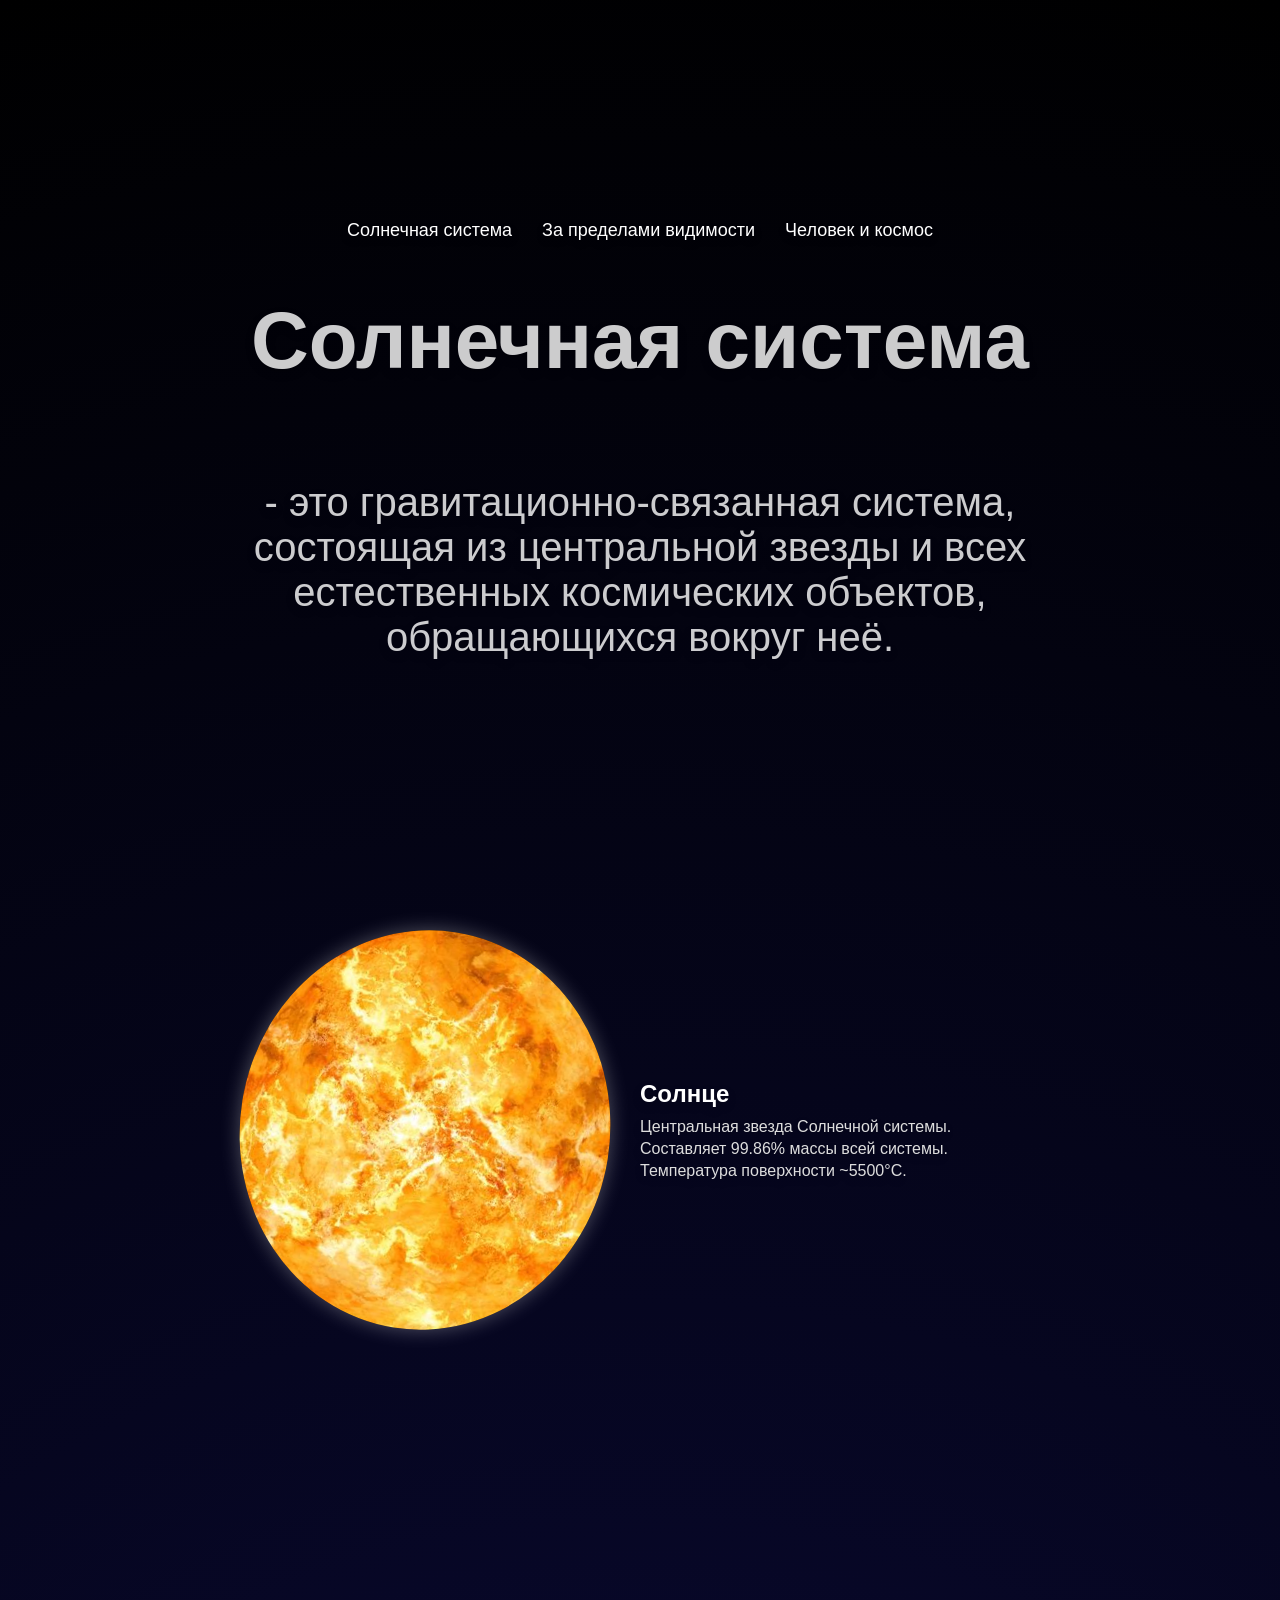
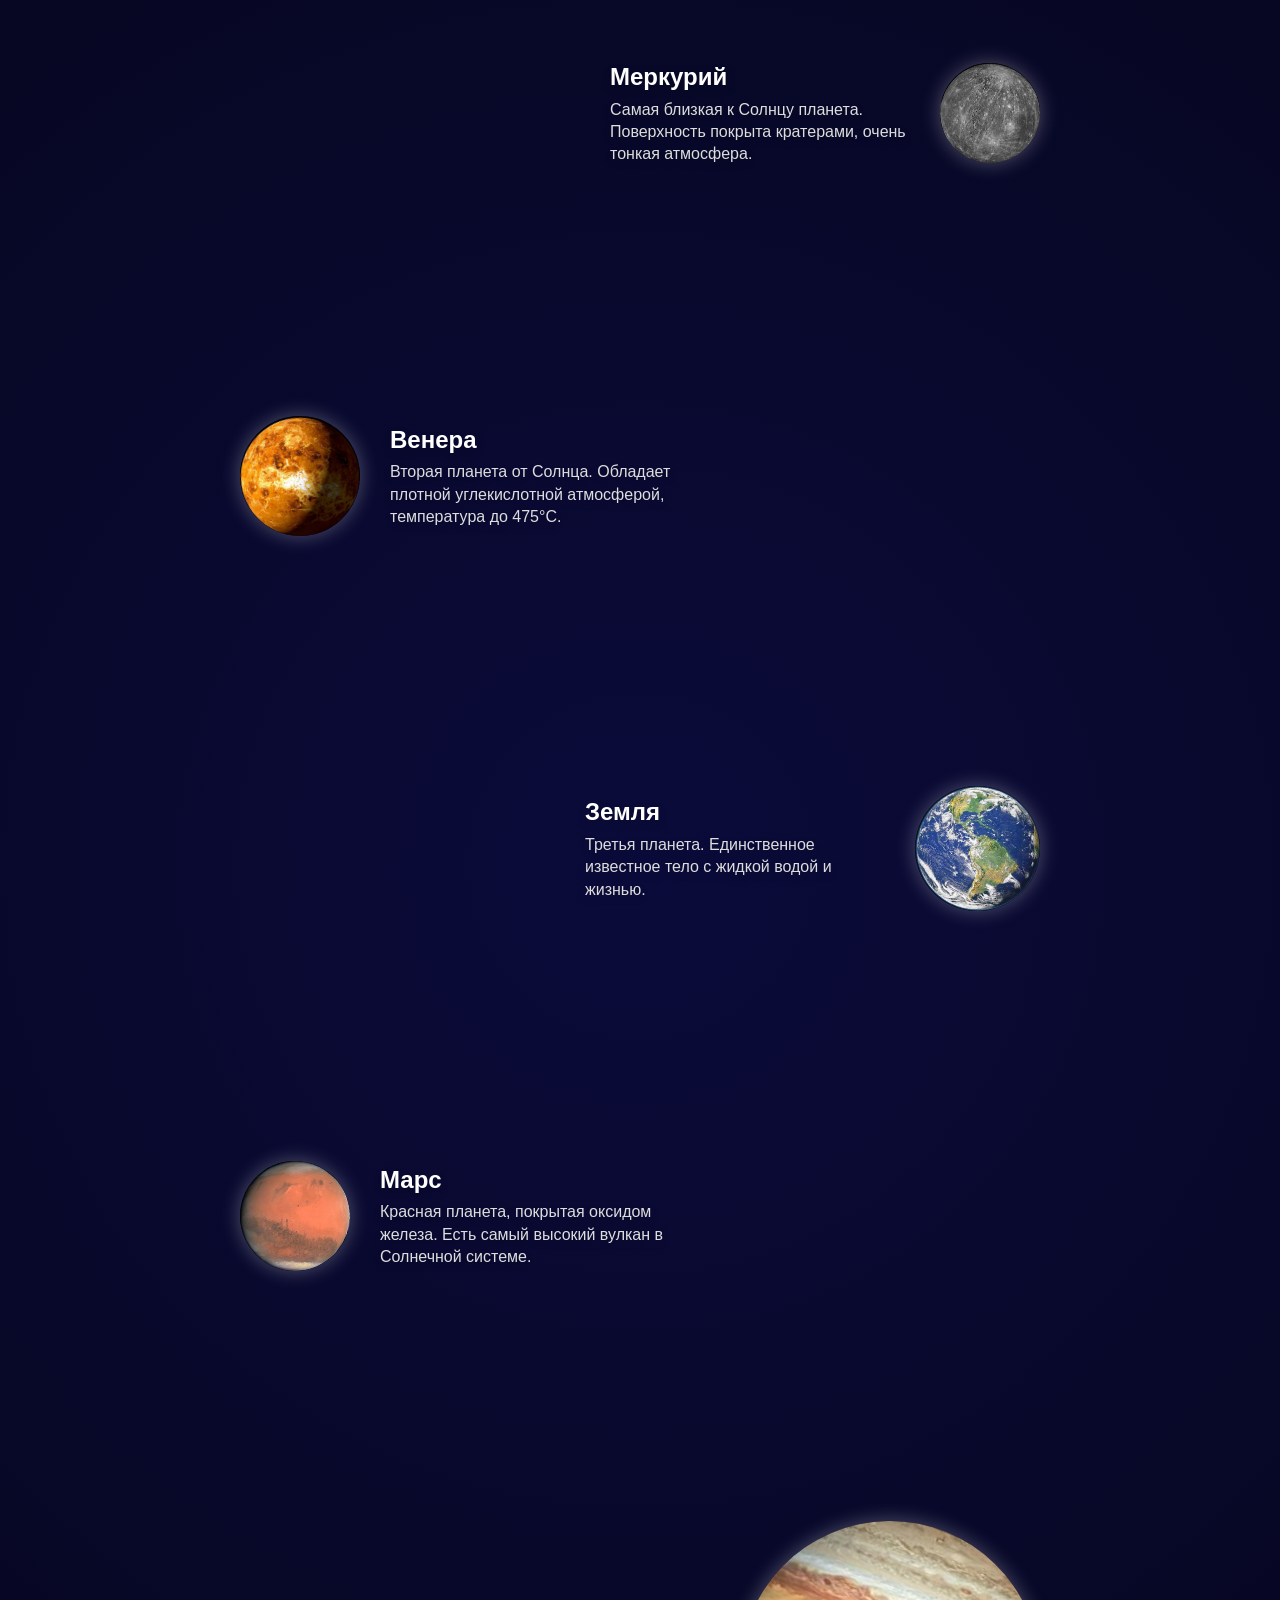
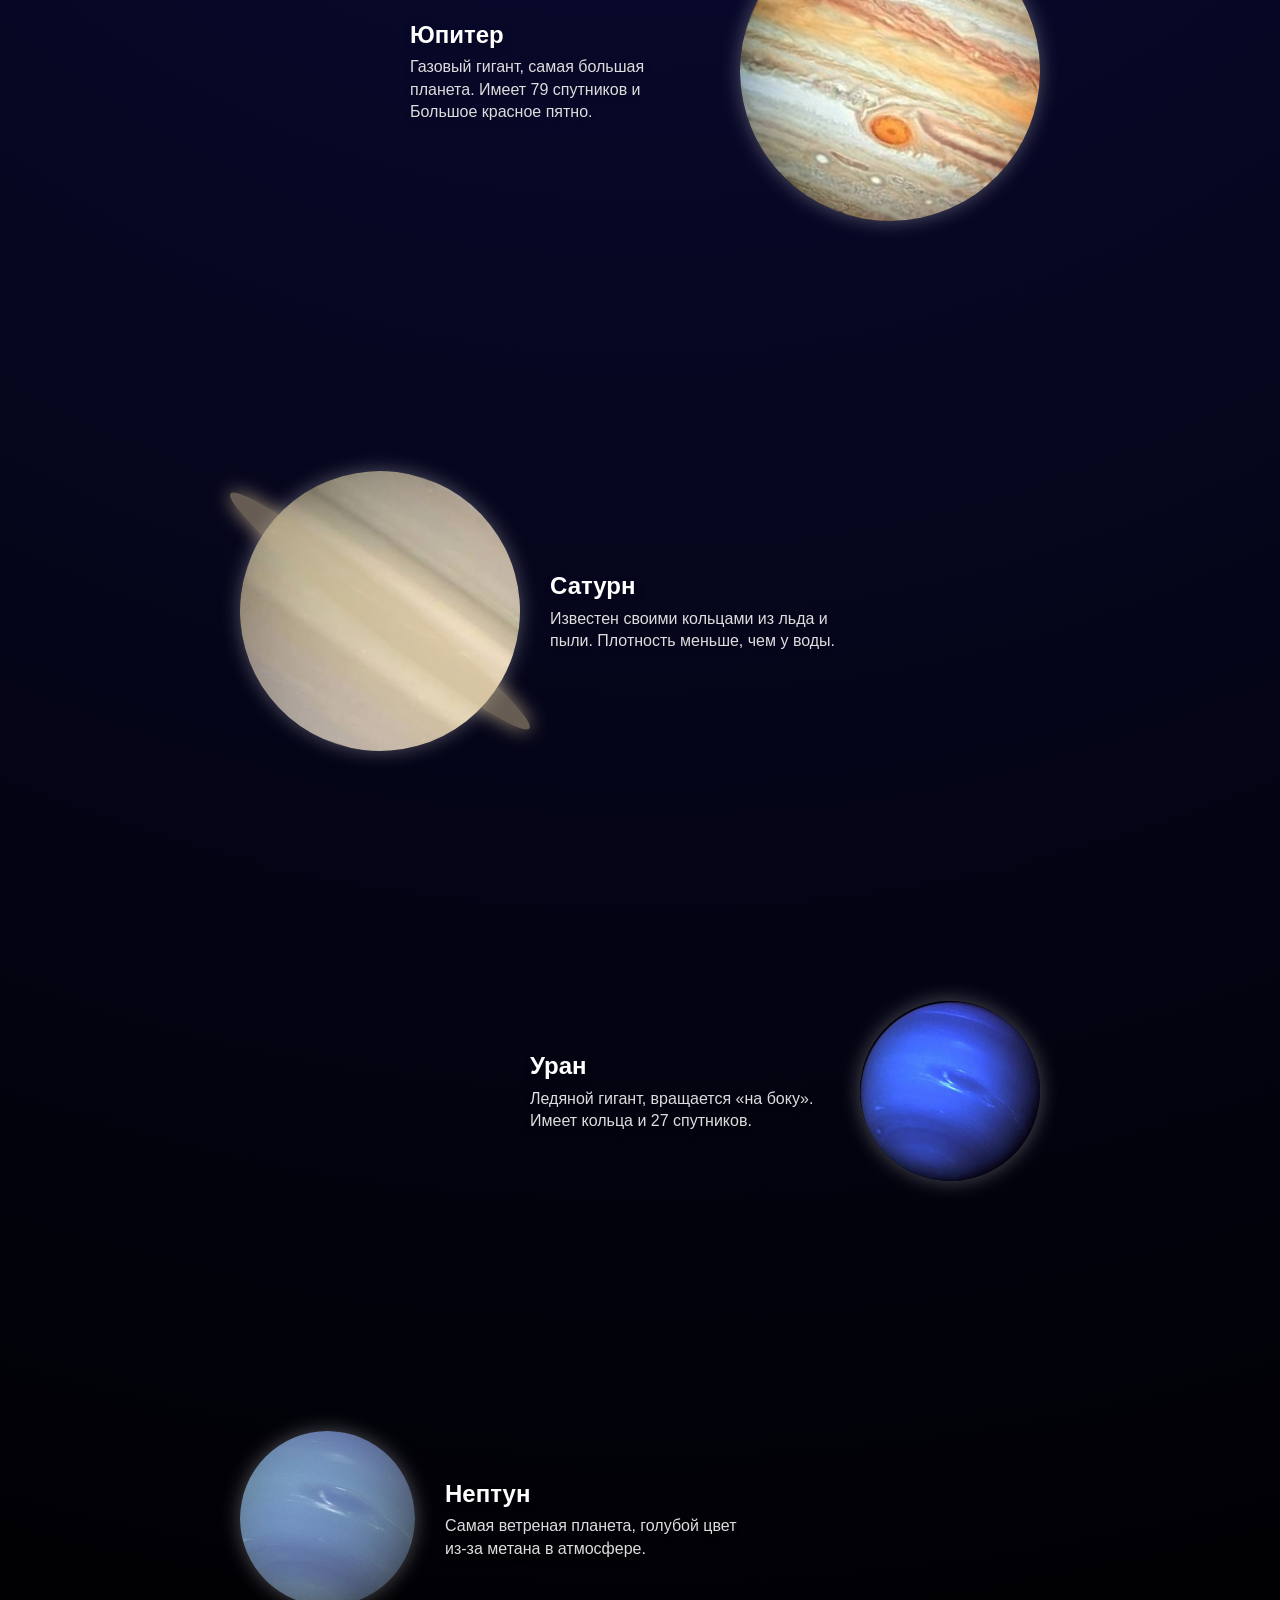
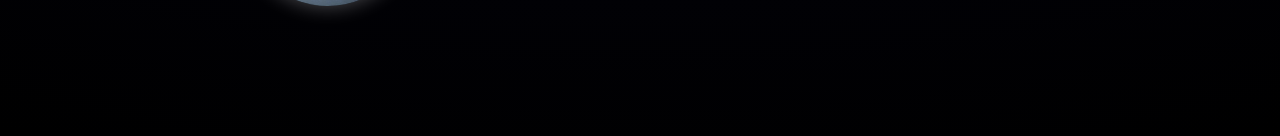
<file: index.html>
<!DOCTYPE html>
<html lang="ru">
    <head>
        <meta charset="UTF-8">
        <title>Главная</title>
        <link rel="stylesheet" href="style.css">
    </head>

    <body>
        <div class="container">

             <div class="text">

            <nav>
                <a href="index.html">Солнечная система</a>
                <a href="page2.html">За пределами видимости</a>
                <a href="page3.html">Человек и космос</a>
            </nav>

            <h1>Солнечная система</h1>
            <p>- это гравитационно-связанная система, состоящая из центральной звезды и всех естественных космических объектов, обращающихся вокруг неё.</p>

            </div>

            <div class="solar-system">
                
                <div class="planet-item sun-item">
    <div class="planet sun"></div>
    <div class="planet-info">
        <h2>Солнце</h2>
        <p>Центральная звезда Солнечной системы. Составляет 99.86% массы всей системы. Температура поверхности ~5500°C.</p>
    </div>
</div>

                
  <div class="planet-item">
    <div class="planet mercury"></div>
    <div class="planet-info">
      <h2>Меркурий</h2>
      <p>Самая близкая к Солнцу планета. Поверхность покрыта кратерами, очень тонкая атмосфера.</p>
    </div>
  </div>
  <div class="planet-item">
    <div class="planet venus"></div>
    <div class="planet-info">
      <h2>Венера</h2>
      <p>Вторая планета от Солнца. Обладает плотной углекислотной атмосферой, температура до 475°C.</p>
    </div>
  </div>
  <div class="planet-item">
    <div class="planet earth"></div>
    <div class="planet-info">
      <h2>Земля</h2>
      <p>Третья планета. Единственное известное тело с жидкой водой и жизнью.</p>
    </div>
  </div>
  <div class="planet-item">
    <div class="planet mars"></div>
    <div class="planet-info">
      <h2>Марс</h2>
      <p>Красная планета, покрытая оксидом железа. Есть самый высокий вулкан в Солнечной системе.</p>
    </div>
  </div>
  <div class="planet-item">
    <div class="planet jupiter"></div>
    <div class="planet-info">
      <h2>Юпитер</h2>
      <p>Газовый гигант, самая большая планета. Имеет 79 спутников и Большое красное пятно.</p>
    </div>
  </div>
  <div class="planet-item">
    <div class="planet saturn"></div>
    <div class="planet-info">
      <h2>Сатурн</h2>
      <p>Известен своими кольцами из льда и пыли. Плотность меньше, чем у воды.</p>
    </div>
  </div>
  <div class="planet-item">
    <div class="planet uranus"></div>
    <div class="planet-info">
      <h2>Уран</h2>
      <p>Ледяной гигант, вращается «на боку». Имеет кольца и 27 спутников.</p>
    </div>
  </div>
  <div class="planet-item">
    <div class="planet neptune"></div>
    <div class="planet-info">
      <h2>Нептун</h2>
      <p>Самая ветреная планета, голубой цвет из-за метана в атмосфере.</p>
    </div>
  </div>
</div>

<script src="page1.js"></script>


<script>
  const starsContainer = document.createElement('div');
  starsContainer.className = 'twinkling-stars';
  for (let i = 0; i < 100; i++) {
    const star = document.createElement('div');
    star.className = 'star';
    star.style.left = Math.random() * 100 + '%';
    star.style.top = Math.random() * 100 + '%';
    star.style.animationDelay = Math.random() * 5 + 's';
    star.style.width = star.style.height = (Math.random() * 3 + 1) + 'px';
    starsContainer.appendChild(star);
  }
  document.body.appendChild(starsContainer);
</script>

    </body> 
</html>
</file>
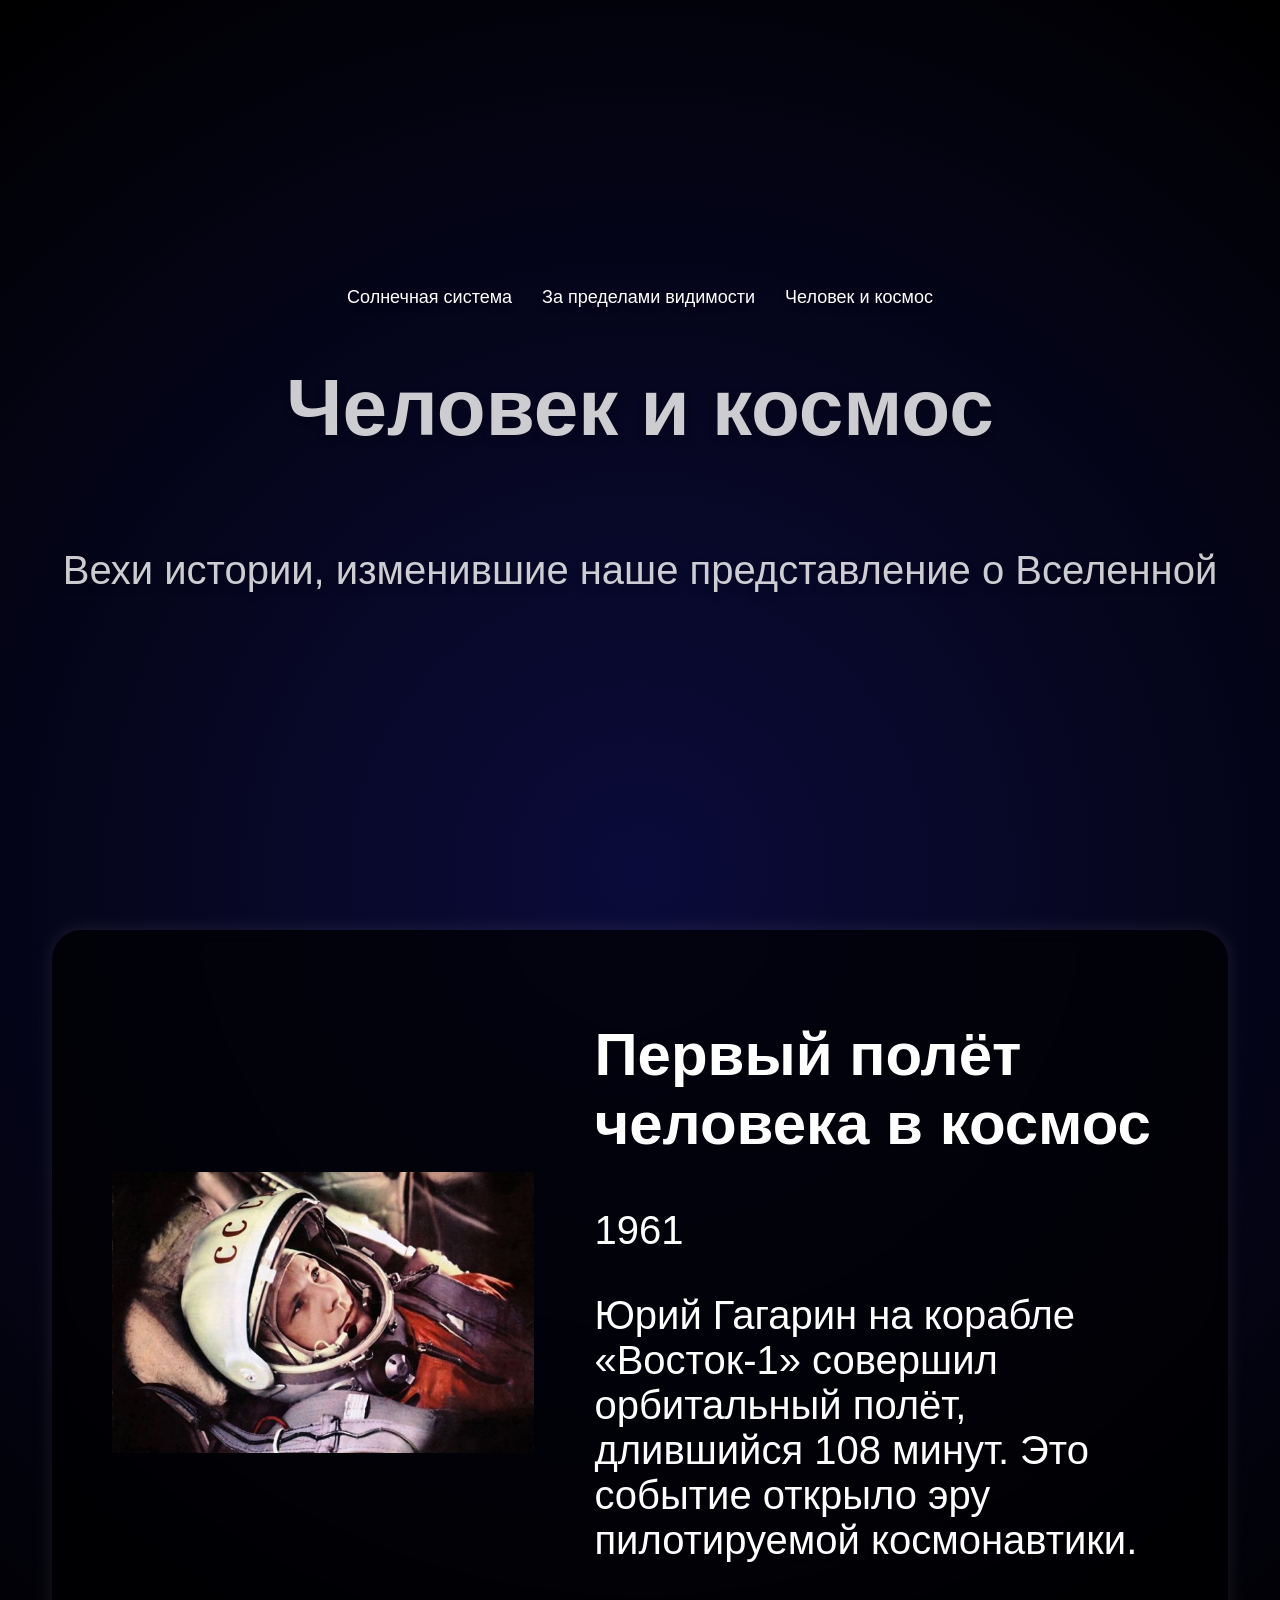
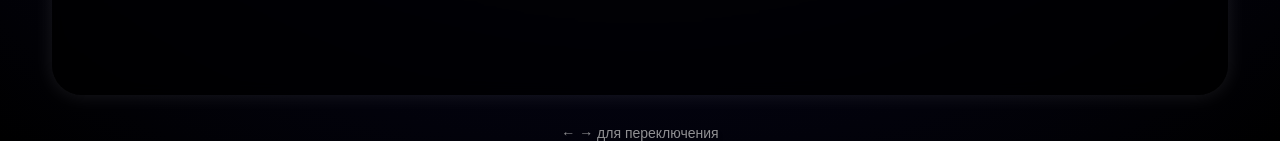
<file: page3.html>
<!DOCTYPE html>
<html lang="ru">
<head>
    <meta charset="UTF-8">
    <title>Человек и космос</title>
    <link rel="stylesheet" href="style.css">
</head>
<body>
    <div class="container page3-container">
        <div class="text">
            <nav>
                <a href="index.html">Солнечная система</a>
                <a href="page2.html">За пределами видимости</a>
                <a href="page3.html">Человек и космос</a>
            </nav>
            <h1>Человек и космос</h1>
            <p>Вехи истории, изменившие наше представление о Вселенной</p>
        </div>

    
        <div class="fullscreen-card" id="eventCard">
            <div class="card-image">
                <img id="eventImage" src="" alt="Событие">
            </div>
            <div class="card-content">
                <h2 id="eventTitle">Загрузка...</h2>
                <p id="eventYear"></p>
                <p id="eventDescription"></p>
            </div>
        </div>

        <div class="key-hint">← →  для переключения</div>
    </div>

    <script src="page3.js"></script>
</body>
</html>
</file>
<file: style.css>
body {
    margin: 0;
    padding: 0;
    background: radial-gradient(circle at center, #0b0b3b, #000);
    font-family: sans-serif;
    font-size: 40px;
    color: rgba(255, 255, 255, 0.8);
    text-shadow: 0 4px 10px rgba(0, 0, 0, 0.2);
}

.container {
    max-width: 800px;
    margin: 0 auto;
    padding: 0 20px;
}

.text {
    height: 100vh;
    display: flex;
    flex-direction: column;
    justify-content: center;
    text-align: center;
}

nav {
    display: flex;
    justify-content: center;
    gap: 30px;
    flex-wrap: wrap;
    margin-top: 20px;
}

nav a {
    color: white;
    text-decoration: none;
    font-size: 18px;
}

.solar-system {
    display: flex;
    flex-direction: column;
    gap: 250px;
    margin: 30px 0;
    align-items: stretch;
    padding-bottom: 100px;
}

.planet-item {
    display: flex;
    flex-direction: row;
    align-items: center;
    gap: 30px;
    width: auto;
    max-width: 100%;
}

.planet-info {
    text-align: left;
    max-width: 300px;
    color: #ddd;
    font-size: 16px;
    line-height: 1.4;
}

.planet-info h2 {
    margin: 0 0 5px 0;
    font-size: 24px;
    color: white;
}

.planet-info p {
    margin: 0;
}

.solar-system .planet-item:nth-child(odd) {
    align-self: flex-start;
}

.solar-system .planet-item:nth-child(even) {
    align-self: flex-end;
}

.solar-system .planet-item:nth-child(even) {
    flex-direction: row-reverse;
}

.planet {
    border-radius: 50%;
    box-shadow: 0 0 20px rgba(255, 255, 255, 0.3);
    transform: rotate(var(--rotate-angle, 0deg));
}

.planet:hover {
    transform: rotate(var(--rotate-angle, 0deg)) scale(1.2);
    box-shadow: 0 0 30px rgb(224, 214, 214);
}


.mercury {
    width: 100px;
    height: 100px;
    background-image: url('меркурий.png');
    background-size: cover;
}

.venus {
    width: 120px;
    height: 120px;
    background-image: url('венера.jpeg');
    background-size: cover;
}

.earth {
    width: 125px;
    height: 125px;
    background-image: url('земля.png');
    background-size: cover;
}

.mars {
    width: 110px;
    height: 110px;
    background-image: url('марс.png');
    background-size: cover;
}

.jupiter {
    width: 300px;
    height: 300px;
    background-image: url('юпитер.png');
    background-size: cover;
}

.saturn {
    width: 280px;
    height: 280px;
    background-image: url('сатурн.png');
    background-size: cover;
    position: relative;
}

.saturn::after {
    content: '';
    position: absolute;
    top: 50%;
    left: 50%;
    width: 380px;
    height: 40px;
    background: rgba(200, 180, 140, 0.5);
    border-radius: 50%;
    transform: translate(-50%, -50%) rotate(20deg);
    box-shadow: 0 0 20px rgba(200, 180, 140, 0.8);
    z-index: -1;
}

.uranus {
    width: 180px;
    height: 180px;
    background-image: url('уран.png');
    background-size: cover;
}

.neptune {
    width: 175px;
    height: 175px;
    background-image: url('нептун.png');
    background-size: cover;
}

.sun {
    width: 400px;
    height: 400px;
    background: url('солнце.png') center/cover no-repeat;
    border-radius: 50%;
}

.solar-system .planet-item:first-child {
    align-self: center;
    flex-direction: row;
    margin-bottom: 80px;
}

.sun-item .planet-info {
    text-align: left;
    max-width: 400px;
}

.objects-container {
    display: flex;
    flex-direction: column;
    gap: 100px;
    margin: 50px auto;
    max-width: 1000px;
    padding-bottom: 100px;
}

.object-item {
    display: flex;
    flex-direction: row;
    align-items: center;
    gap: 40px;
    background: rgba(255, 255, 255, 0.02);
    border-radius: 20px;
    padding: 20px;
    backdrop-filter: blur(2px);
    transition: all 1s ease;
}

.object-item:hover {
    background: rgba(255, 255, 255, 0.05);
    box-shadow: 0 10px 30px rgba(0, 0, 0, 0.5);
}

.object-item:nth-child(even) {
    flex-direction: row-reverse;
}

.object-image {
    flex: 0 0 300px;
}

.object-image img {
    width: 100%;
    height: auto;
    border-radius: 15px;
    transition: transform 1s, box-shadow 1s;
}

.object-image img:hover {
    transform: scale(1.03);
    box-shadow: 0 0 40px white;
}

.object-info {
    flex: 1;
    text-align: left;
    font-size: 18px;
    line-height: 1.5;
}

.object-info h2 {
    margin: 0 0 10px 0;
    font-size: 32px;
    color: white;
}

.object-info p {
    margin: 0;
}

#starsCanvas {
    position: fixed;
    top: 0;
    left: 0;
    width: 100%;
    height: 100%;
    z-index: -1;
    pointer-events: none;
}

.twinkling-stars {
    position: fixed;
    top: 0;
    left: 0;
    width: 100%;
    height: 100%;
    pointer-events: none;
    z-index: -1;
}

.star {
    position: absolute;
    background-color: white;
    border-radius: 50%;
    opacity: 0;
    animation: twinkle 4s infinite ease-in-out;
}

@keyframes twinkle {
    0%, 100% { opacity: 0.2; }
    50% { opacity: 1; }
}








.timeline-container {
    max-width: 900px;
    margin: 0 auto 100px;
    padding: 20px;
    background: rgba(0, 0, 0, 0.5);
    border-radius: 30px;
    backdrop-filter: blur(5px);
    box-shadow: 0 10px 30px rgba(0, 0, 0, 0.5);
}

.event-card {
    display: flex;
    flex-direction: row;
    gap: 30px;
    align-items: center;
    background: rgba(255, 255, 255, 0.05);
    border-radius: 20px;
    padding: 20px;
    transition: all 0.4s ease;
    opacity: 0;
    transform: translateY(20px);
    animation: fadeInUp 0.5s forwards;
}

.event-card:hover {
    background: rgba(255, 255, 255, 0.1);
    transform: scale(1.01);
    box-shadow: 0 0 30px rgba(255, 255, 255, 0.2);
}

.event-image {
    flex: 0 0 250px;
    border-radius: 15px;
    overflow: hidden;
    box-shadow: 0 5px 15px rgba(0, 0, 0, 0.3);
}

.event-image img {
    width: 100%;
    height: auto;
    display: block;
    transition: transform 0.5s;
}

.event-card:hover .event-image img {
    transform: scale(1.05);
}

.event-info {
    flex: 1;
    text-align: left;
    color: #eee;
}

.event-info h2 {
    font-size: 32px;
    margin-bottom: 10px;
    color: #ffd966;
}

.event-info #eventYear {
    font-size: 20px;
    font-weight: bold;
    color: #ffaa66;
    margin: 5px 0;
}

.event-info #eventDescription {
    font-size: 18px;
    line-height: 1.5;
}

.event-controls {
    display: flex;
    justify-content: center;
    gap: 30px;
    margin-top: 30px;
    align-items: center;
}

.event-controls button {
    background: rgba(255, 255, 255, 0.2);
    border: 1px solid rgba(255, 255, 255, 0.5);
    color: white;
    padding: 10px 20px;
    font-size: 16px;
    border-radius: 40px;
    cursor: pointer;
    transition: all 0.3s;
}

.event-controls button:hover {
    background: rgba(255, 255, 255, 0.4);
    transform: scale(1.05);
    box-shadow: 0 0 15px white;
}

.event-controls span {
    font-size: 18px;
    background: rgba(0, 0, 0, 0.6);
    padding: 6px 16px;
    border-radius: 40px;
}

.key-hint {
    text-align: center;
    margin-top: 20px;
    font-size: 14px;
    color: #ccc;
    opacity: 0.7;
}

@keyframes fadeInUp {
    to {
        opacity: 1;
        transform: translateY(0);
    }
}

@media (max-width: 768px) {
    .event-card {
        flex-direction: column;
        text-align: center;
    }
    .event-image {
        flex-basis: auto;
        max-width: 80%;
    }
}




.page3-container {
    width: 100%;
    max-width: 100%;
    padding: 0 20px;
    margin: 0 auto;
    box-sizing: border-box; 
}

.fullscreen-card {
    display: flex;
    flex-direction: row;
    align-items: center;
    justify-content: center;
    gap: 60px;
    background: rgba(0, 0, 0, 0.7);
    border-radius: 30px;
    backdrop-filter: blur(8px);
    padding: 40px 60px;
    margin: 30px auto;
    width: 100%;
    height: 85vh;
    min-height: 550px;
    transition: box-shadow 0.3s ease;
    box-shadow: 0 0 20px rgba(255, 255, 255, 0.1);
    box-sizing: border-box;
}

.card-image {
    flex: 1;
    max-width: 40%;
    height: 100%;
    display: flex;
    align-items: center;
    justify-content: center;
    border-radius: 20px;
    overflow: hidden;
}

.card-image img {
    max-width: 100%;
    max-height: 100%;
    width: auto;
    height: auto;
    object-fit: contain;
}

.card-content {
    flex: 1;
    text-align: left;
    color: white;
    max-width: 60%;
    height: 100%;
    overflow-y: auto;
    padding-right: 15px;
}

@media (max-width: 768px) {
    .fullscreen-card {
        flex-direction: column;
        height: auto;
        min-height: 80vh;
        padding: 20px;
    }
    .card-image,
    .card-content {
        max-width: 100%;
        height: auto;
    }
    .card-image {
        max-height: 250px;
        margin-bottom: 20px;
    }
    .card-content {
        overflow-y: visible;
        padding-right: 0;
    }
}

@media (max-width: 768px) {
    .fullscreen-card {
        flex-direction: column;
        text-align: center;
        padding: 20px;
        width: 95%;
    }
    .card-content h2 {
        font-size: 25px;
    }
    .card-content #eventYear {
        font-size: 16px;
    }
    .card-content #eventDescription {
        font-size: 15px;
    }
}


.page3-container {
    max-width: 95%;
    width: 100%;
    padding: 0 20px;
    margin: 0 auto;
}
.page3-container .fullscreen-card {
    width: 100%;
    max-width: 1400px;
    margin: 30px auto;
}
</file>
